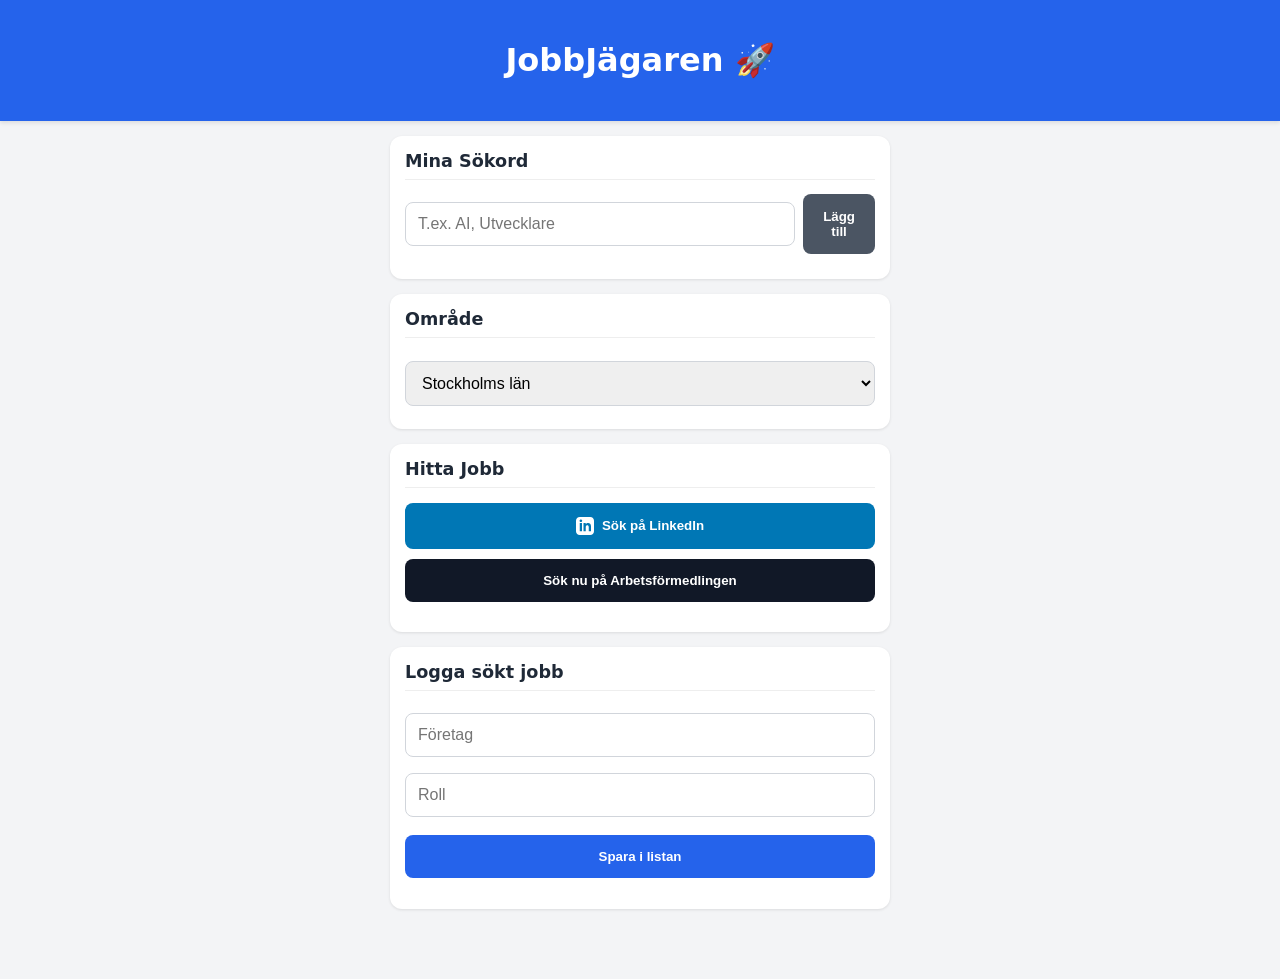
<file: index.html>
<!DOCTYPE html>
<html lang="sv">
<head>
    <meta charset="UTF-8">
    <meta name="viewport" content="width=device-width, initial-scale=1.0, maximum-scale=1.0, user-scalable=no">
    <title>JobbJägaren</title>
    <link rel="stylesheet" href="style.css">
    <link rel="manifest" href="manifest.json">
    <meta name="theme-color" content="#2563eb">
    <link rel="apple-touch-icon" href="https://via.placeholder.com/192/2563eb/ffffff?text=JJ">
</head>
<body>
    <header>
        <h1>JobbJägaren 🚀</h1>
    </header>

    <main id="app">
        <!-- SÖKORD -->
        <section class="card">
            <h2>Mina Sökord</h2>
            <div class="input-group-row">
                <input type="text" id="new-keyword" placeholder="T.ex. AI, Utvecklare">
                <button onclick="addKeyword()" class="small-btn">Lägg till</button>
            </div>
            <div id="keyword-tags" class="tags-container"></div>
        </section>

        <!-- OMRÅDE -->
        <section class="card">
            <h2>Område</h2>
            <select id="location-select" onchange="saveLocation()">
                <option value="Stockholms län">Stockholms län</option>
                <option value="Uppsala län">Uppsala län</option>
                <option value="Västra Götalands län">Västra Götalands län</option>
                <option value="Skåne län">Skåne län</option>
                <option value="Östergötlands län">Östergötlands län</option>
                <option value="Hela Sverige">Hela Sverige</option>
            </select>
        </section>

        <!-- EXTERNA SÖKNINGAR -->
        <section class="card">
            <h2>Hitta Jobb</h2>
            <button onclick="searchLinkedIn()" class="linkedin-button">
                <svg xmlns="http://www.w3.org/2000/svg" width="18" height="18" viewBox="0 0 24 24" fill="white"><path d="M19 0h-14c-2.761 0-5 2.239-5 5v14c0 2.761 2.239 5 5 5h14c2.762 0 5-2.239 5-5v-14c0-2.761-2.238-5-5-5zm-11 19h-3v-11h3v11zm-1.5-12.268c-.966 0-1.75-.79-1.75-1.764s.784-1.764 1.75-1.764 1.75.79 1.75 1.764-.783 1.764-1.75 1.764zm13.5 12.268h-3v-5.604c0-3.368-4-3.113-4 0v5.604h-3v-11h3v1.765c1.396-2.586 7-2.777 7 2.476v6.759z"/></svg>
                Sök på LinkedIn
            </button>
            <button onclick="searchAF()" id="af-btn" class="af-button">Sök nu på Arbetsförmedlingen</button>
            <div id="af-results" class="results-grid"></div>
        </section>

        <!-- LOGG ÖVER SÖKTA JOBB -->
        <section class="card">
            <h2>Logga sökt jobb</h2>
            <input type="text" id="log-company" placeholder="Företag">
            <input type="text" id="log-role" placeholder="Roll">
            <button onclick="addJobLog()" class="save-btn">Spara i listan</button>
            <ul id="job-list" class="log-list"></ul>
        </section>
    </main>

    <script src="app.js"></script>
    <script>
        if ('serviceWorker' in navigator) {
            navigator.serviceWorker.register('sw.js');
        }
    </script>
</body>
</html>
</file>
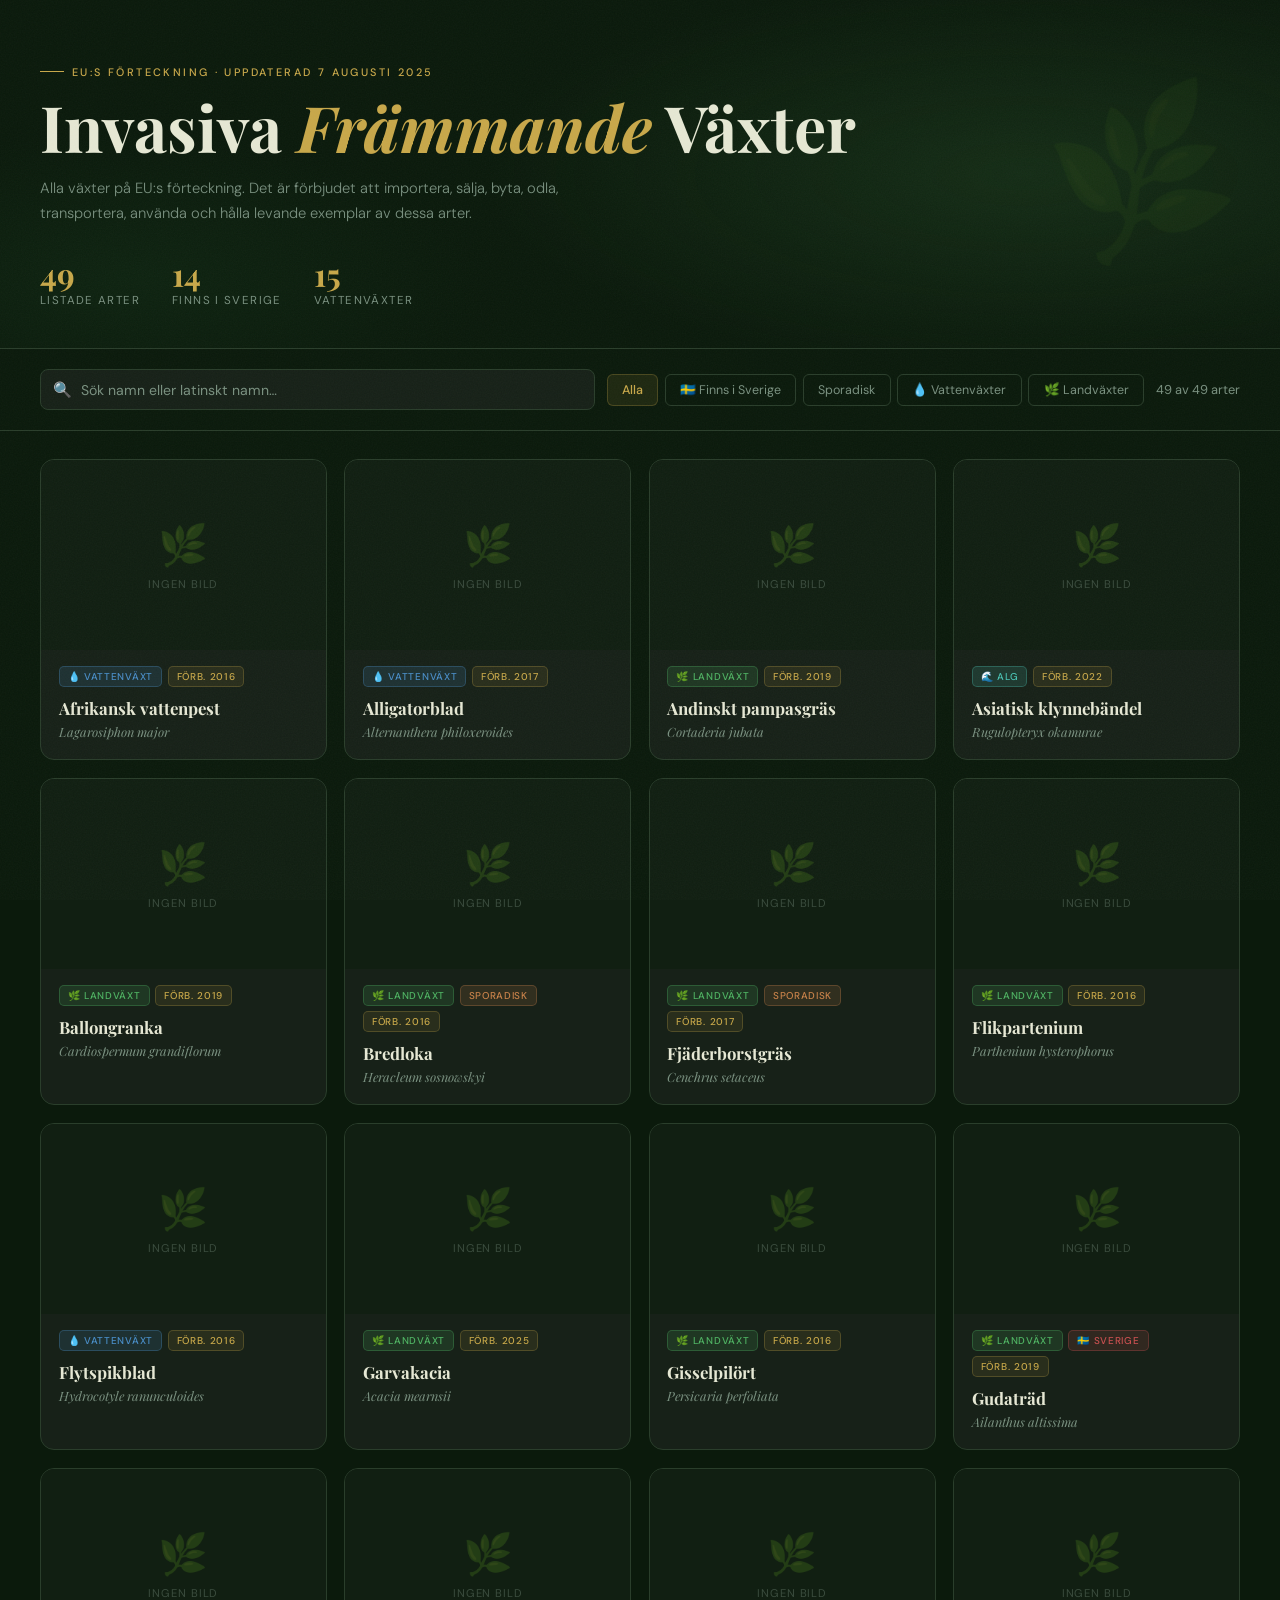
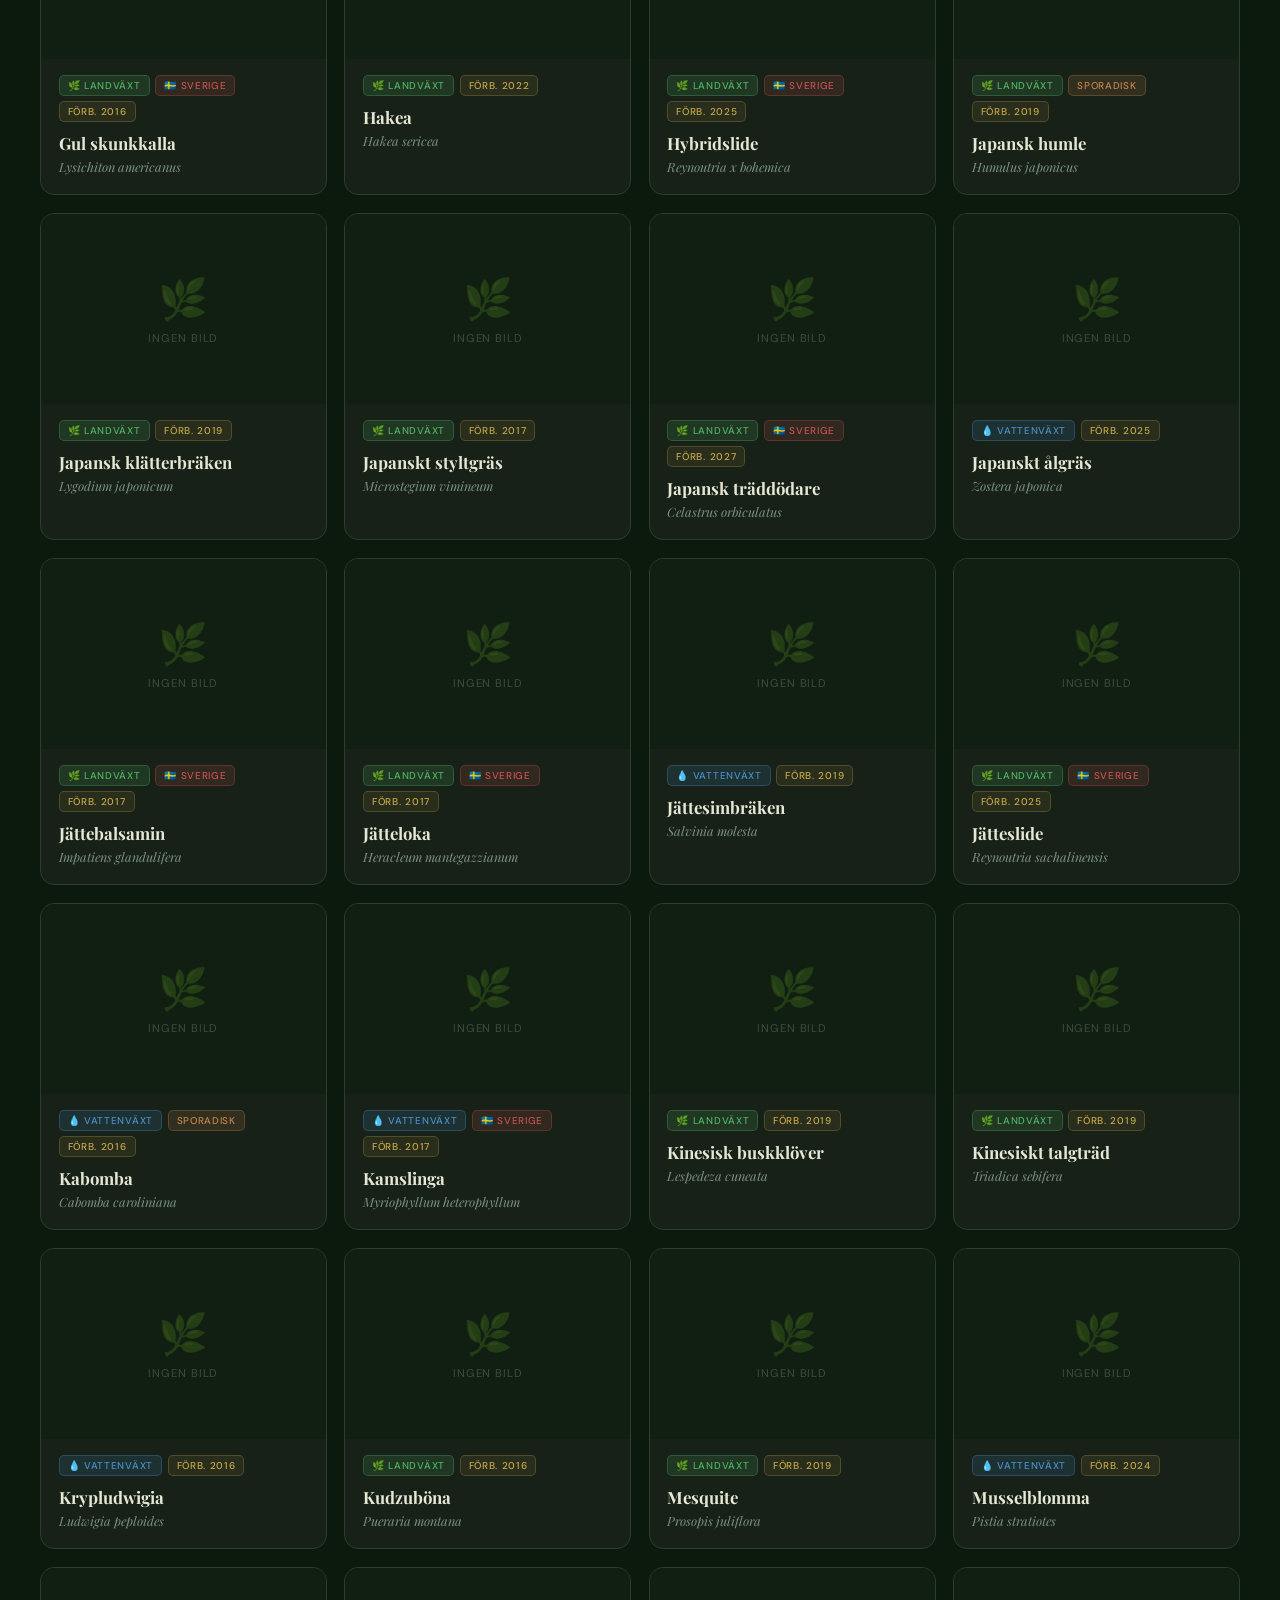
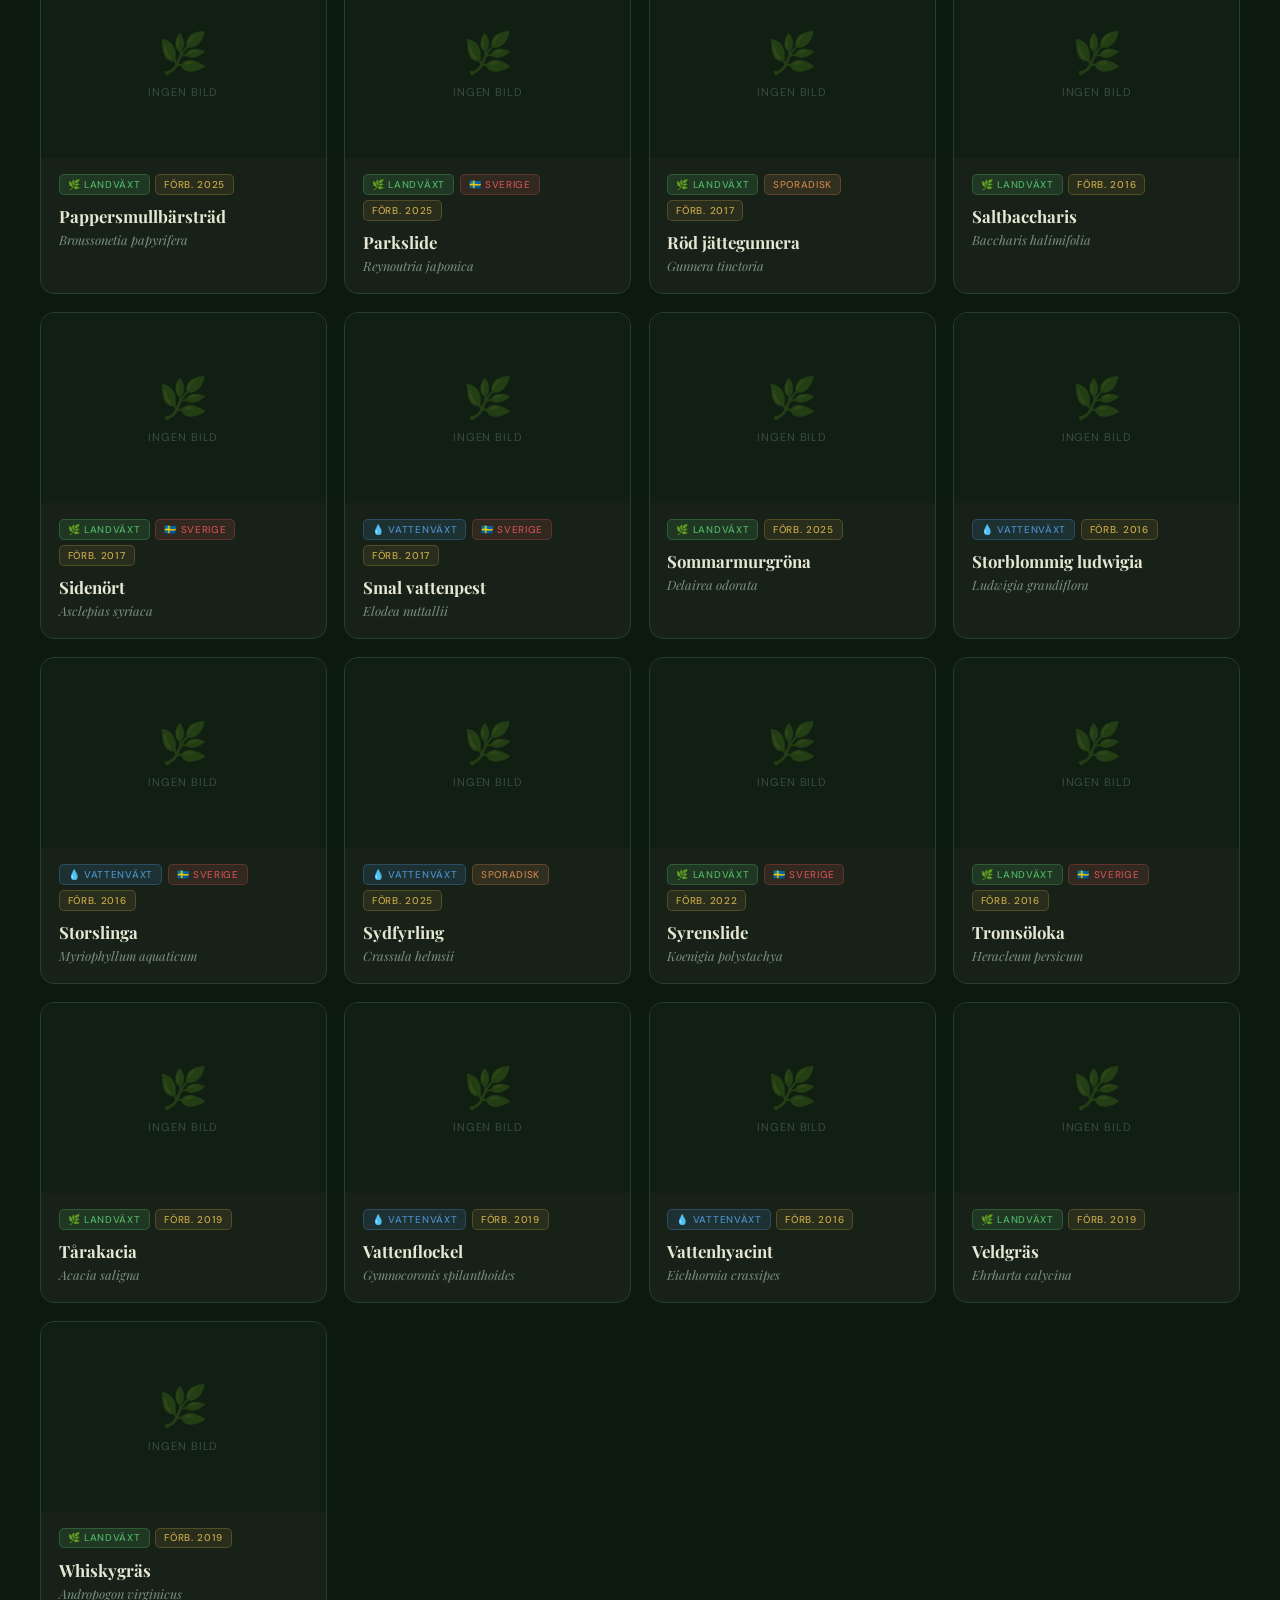
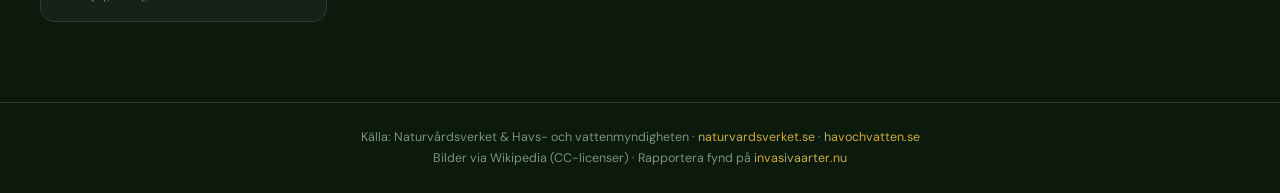
<file: invasiva-vaxter.html>
<!DOCTYPE html>
<html lang="sv">
<head>
  <meta charset="UTF-8">
  <meta name="viewport" content="width=device-width, initial-scale=1.0">
  <title>Invasiva Växter · EU:s Förteckning</title>
  <link rel="preconnect" href="https://fonts.googleapis.com">
  <link href="https://fonts.googleapis.com/css2?family=Playfair+Display:ital,wght@0,500;0,700;1,400&family=DM+Sans:opsz,wght@9..40,300;9..40,400;9..40,500&display=swap" rel="stylesheet">
  <style>
    :root {
      --bg:        #0b1a0c;
      --surface:   #111f12;
      --card:      #172118;
      --border:    #2a3e2b;
      --text:      #e6e8d4;
      --muted:     #7a9180;
      --accent:    #c8a84a;
      --accent-bg: rgba(200,168,74,0.1);
      --accent-bd: rgba(200,168,74,0.25);
      --water:     #4a8ec8;
      --water-bg:  rgba(74,142,200,0.15);
      --water-bd:  rgba(74,142,200,0.3);
      --alg-bg:    rgba(74,195,180,0.15);
      --alg-bd:    rgba(74,195,180,0.3);
      --alg:       #4ac3b4;
      --red:       #c85050;
      --red-bg:    rgba(200,80,80,0.15);
      --red-bd:    rgba(200,80,80,0.3);
      --amber-bg:  rgba(200,130,74,0.15);
      --amber-bd:  rgba(200,130,74,0.3);
      --amber:     #c8824a;
      --green-bg:  rgba(80,180,100,0.15);
      --green-bd:  rgba(80,180,100,0.3);
      --green:     #50b464;
    }

    *, *::before, *::after { margin:0; padding:0; box-sizing:border-box; }

    body {
      background: var(--bg);
      color: var(--text);
      font-family: 'DM Sans', sans-serif;
      min-height: 100vh;
      position: relative;
    }

    /* Grain overlay */
    body::after {
      content: '';
      position: fixed;
      inset: 0;
      background-image: url("data:image/svg+xml,%3Csvg xmlns='http://www.w3.org/2000/svg'%3E%3Cfilter id='n'%3E%3CfeTurbulence type='fractalNoise' baseFrequency='0.75' numOctaves='4' stitchTiles='stitch'/%3E%3C/filter%3E%3Crect width='100%25' height='100%25' filter='url(%23n)' opacity='1'/%3E%3C/svg%3E");
      pointer-events: none;
      opacity: 0.035;
      z-index: 100;
    }

    /* ─── HEADER ────────────────────────────────────────────── */
    header {
      position: relative;
      overflow: hidden;
      padding: 3.5rem 2.5rem 2.5rem;
      border-bottom: 1px solid var(--border);
    }

    header::before {
      content: '';
      position: absolute;
      inset: 0;
      background:
        radial-gradient(ellipse 60% 80% at 80% 50%, rgba(40,80,42,0.35) 0%, transparent 70%),
        radial-gradient(ellipse 40% 60% at 10% 80%, rgba(20,50,25,0.4) 0%, transparent 70%);
      pointer-events: none;
    }

    /* Decorative large leaf silhouette */
    header::after {
      content: '🌿';
      position: absolute;
      right: 3rem;
      top: 50%;
      transform: translateY(-50%) rotate(-15deg);
      font-size: 9rem;
      opacity: 0.07;
      pointer-events: none;
      line-height: 1;
    }

    .header-inner {
      max-width: 1440px;
      margin: 0 auto;
      position: relative;
      z-index: 1;
    }

    .eyebrow {
      display: inline-flex;
      align-items: center;
      gap: 0.5rem;
      font-size: 0.68rem;
      letter-spacing: 0.22em;
      text-transform: uppercase;
      color: var(--accent);
      margin-bottom: 0.9rem;
      font-weight: 500;
    }

    .eyebrow::before {
      content: '';
      display: block;
      width: 24px;
      height: 1px;
      background: var(--accent);
    }

    h1 {
      font-family: 'Playfair Display', serif;
      font-size: clamp(2.2rem, 5vw, 4rem);
      font-weight: 700;
      line-height: 1.05;
      margin-bottom: 1rem;
    }

    h1 .italic { font-style: italic; color: var(--accent); }

    .lead {
      color: var(--muted);
      font-size: 0.92rem;
      font-weight: 300;
      max-width: 560px;
      line-height: 1.7;
    }

    .header-stats {
      display: flex;
      gap: 2rem;
      margin-top: 2rem;
      flex-wrap: wrap;
    }

    .stat {
      display: flex;
      flex-direction: column;
      gap: 0.2rem;
    }

    .stat-val {
      font-family: 'Playfair Display', serif;
      font-size: 2rem;
      font-weight: 700;
      color: var(--accent);
      line-height: 1;
    }

    .stat-lbl {
      font-size: 0.72rem;
      letter-spacing: 0.12em;
      text-transform: uppercase;
      color: var(--muted);
    }

    /* ─── CONTROLS ──────────────────────────────────────────── */
    .controls {
      max-width: 1440px;
      margin: 0 auto;
      padding: 1.25rem 2.5rem;
      display: flex;
      gap: 0.75rem;
      flex-wrap: wrap;
      align-items: center;
      border-bottom: 1px solid var(--border);
    }

    .search-wrap {
      flex: 1;
      min-width: 220px;
      position: relative;
    }

    .search-wrap input {
      width: 100%;
      padding: 0.65rem 1rem 0.65rem 2.5rem;
      background: var(--card);
      border: 1px solid var(--border);
      border-radius: 8px;
      color: var(--text);
      font-family: 'DM Sans', sans-serif;
      font-size: 0.88rem;
      outline: none;
      transition: border-color 0.2s, box-shadow 0.2s;
    }

    .search-wrap input::placeholder { color: var(--muted); }
    .search-wrap input:focus {
      border-color: var(--accent);
      box-shadow: 0 0 0 3px var(--accent-bg);
    }

    .search-icon {
      position: absolute;
      left: 0.8rem;
      top: 50%;
      transform: translateY(-50%);
      color: var(--muted);
      font-size: 0.95rem;
      pointer-events: none;
    }

    .filters {
      display: flex;
      gap: 0.4rem;
      flex-wrap: wrap;
    }

    .fbtn {
      padding: 0.45rem 0.9rem;
      border-radius: 6px;
      border: 1px solid var(--border);
      background: transparent;
      color: var(--muted);
      font-family: 'DM Sans', sans-serif;
      font-size: 0.78rem;
      font-weight: 400;
      cursor: pointer;
      transition: all 0.18s;
      white-space: nowrap;
    }

    .fbtn:hover { color: var(--text); border-color: var(--muted); }
    .fbtn.on {
      background: var(--accent-bg);
      border-color: var(--accent-bd);
      color: var(--accent);
      font-weight: 500;
    }

    .result-count {
      margin-left: auto;
      font-size: 0.8rem;
      color: var(--muted);
      white-space: nowrap;
    }

    /* ─── GRID ──────────────────────────────────────────────── */
    .grid {
      max-width: 1440px;
      margin: 0 auto;
      padding: 1.75rem 2.5rem 5rem;
      display: grid;
      grid-template-columns: repeat(auto-fill, minmax(270px, 1fr));
      gap: 1.1rem;
    }

    /* ─── CARD ──────────────────────────────────────────────── */
    .card {
      background: var(--card);
      border: 1px solid var(--border);
      border-radius: 14px;
      overflow: hidden;
      transition: transform 0.22s ease, box-shadow 0.22s ease, border-color 0.22s ease;
      animation: cardIn 0.35s ease both;
    }

    @keyframes cardIn {
      from { opacity: 0; transform: translateY(12px); }
      to   { opacity: 1; transform: translateY(0); }
    }

    .card:hover {
      transform: translateY(-4px);
      box-shadow: 0 16px 48px rgba(0,0,0,0.5), 0 0 0 1px var(--accent-bd) inset;
      border-color: var(--accent);
    }

    /* image container */
    .img-box {
      width: 100%;
      height: 190px;
      overflow: hidden;
      position: relative;
      background: var(--surface);
    }

    .img-box img {
      width: 100%;
      height: 100%;
      object-fit: cover;
      opacity: 0;
      transition: opacity 0.35s ease, transform 0.4s ease;
      display: block;
    }

    .img-box img.shown { opacity: 1; }
    .card:hover .img-box img { transform: scale(1.06); }

    /* skeleton shimmer */
    .shimmer {
      position: absolute;
      inset: 0;
      background: linear-gradient(90deg,
        transparent 0%,
        rgba(255,255,255,0.04) 45%,
        rgba(255,255,255,0.07) 50%,
        rgba(255,255,255,0.04) 55%,
        transparent 100%);
      background-size: 300% 100%;
      animation: sh 1.6s linear infinite;
    }

    @keyframes sh {
      from { background-position: 200% 0; }
      to   { background-position: -200% 0; }
    }

    .no-img {
      position: absolute;
      inset: 0;
      display: flex;
      flex-direction: column;
      align-items: center;
      justify-content: center;
      gap: 0.4rem;
      color: var(--muted);
    }

    .no-img-icon { font-size: 2.5rem; opacity: 0.25; }
    .no-img-txt { font-size: 0.7rem; letter-spacing: 0.08em; text-transform: uppercase; opacity: 0.4; }

    /* card body */
    .card-body {
      padding: 1rem 1.1rem 1.2rem;
    }

    .badges {
      display: flex;
      gap: 0.35rem;
      flex-wrap: wrap;
      margin-bottom: 0.7rem;
    }

    .badge {
      display: inline-block;
      font-size: 0.62rem;
      font-weight: 500;
      letter-spacing: 0.07em;
      text-transform: uppercase;
      padding: 0.18rem 0.5rem;
      border-radius: 5px;
    }

    .bw { background: var(--water-bg); color: var(--water); border: 1px solid var(--water-bd); }
    .bl { background: var(--green-bg); color: var(--green); border: 1px solid var(--green-bd); }
    .ba { background: var(--alg-bg); color: var(--alg); border: 1px solid var(--alg-bd); }
    .bs-ja  { background: var(--red-bg); color: var(--red); border: 1px solid var(--red-bd); }
    .bs-sp  { background: var(--amber-bg); color: var(--amber); border: 1px solid var(--amber-bd); }
    .by { background: var(--accent-bg); color: var(--accent); border: 1px solid var(--accent-bd); }

    .plant-name {
      font-family: 'Playfair Display', serif;
      font-size: 1.05rem;
      font-weight: 700;
      line-height: 1.25;
      margin-bottom: 0.25rem;
      color: var(--text);
    }

    .sci-name {
      font-family: 'Playfair Display', serif;
      font-style: italic;
      font-size: 0.8rem;
      color: var(--muted);
    }

    /* ─── EMPTY STATE ───────────────────────────────────────── */
    .empty {
      grid-column: 1/-1;
      text-align: center;
      padding: 5rem 2rem;
      color: var(--muted);
    }

    .empty-icon { font-size: 3rem; margin-bottom: 1rem; opacity: 0.3; display: block; }

    /* ─── FOOTER ────────────────────────────────────────────── */
    footer {
      border-top: 1px solid var(--border);
      padding: 1.5rem 2.5rem;
      text-align: center;
      font-size: 0.78rem;
      color: var(--muted);
      line-height: 1.7;
    }

    footer a { color: var(--accent); text-decoration: none; }
    footer a:hover { text-decoration: underline; }

    /* ─── RESPONSIVE ────────────────────────────────────────── */
    @media (max-width: 640px) {
      header { padding: 2rem 1.25rem 1.75rem; }
      header::after { display: none; }
      .controls { padding: 1rem 1.25rem; }
      .grid { padding: 1.25rem 1.25rem 4rem; gap: 0.9rem; }
    }
  </style>
</head>
<body>

<header>
  <div class="header-inner">
    <div class="eyebrow">EU:s förteckning · Uppdaterad 7 augusti 2025</div>
    <h1>Invasiva <span class="italic">Främmande</span> Växter</h1>
    <p class="lead">Alla växter på EU:s förteckning. Det är förbjudet att importera, sälja, byta, odla, transportera, använda och hålla levande exemplar av dessa arter.</p>
    <div class="header-stats">
      <div class="stat"><span class="stat-val" id="stat-total">49</span><span class="stat-lbl">Listade arter</span></div>
      <div class="stat"><span class="stat-val" id="stat-se">—</span><span class="stat-lbl">Finns i Sverige</span></div>
      <div class="stat"><span class="stat-val" id="stat-water">—</span><span class="stat-lbl">Vattenväxter</span></div>
    </div>
  </div>
</header>

<div class="controls">
  <div class="search-wrap">
    <span class="search-icon">🔍</span>
    <input type="text" id="search" placeholder="Sök namn eller latinskt namn…" oninput="render()">
  </div>
  <div class="filters">
    <button class="fbtn on" onclick="setFilter('all',this)">Alla</button>
    <button class="fbtn" onclick="setFilter('sweden-ja',this)">🇸🇪 Finns i Sverige</button>
    <button class="fbtn" onclick="setFilter('sweden-sp',this)">Sporadisk</button>
    <button class="fbtn" onclick="setFilter('vatten',this)">💧 Vattenväxter</button>
    <button class="fbtn" onclick="setFilter('land',this)">🌿 Landväxter</button>
  </div>
  <span class="result-count" id="cnt"></span>
</div>

<div class="grid" id="grid"></div>

<footer>
  Källa: Naturvårdsverket &amp; Havs- och vattenmyndigheten ·
  <a href="https://www.naturvardsverket.se" target="_blank">naturvardsverket.se</a> ·
  <a href="https://www.havochvatten.se" target="_blank">havochvatten.se</a>
  <br>Bilder via Wikipedia (CC-licenser) · Rapportera fynd på
  <a href="https://www.invasivaarter.nu" target="_blank">invasivaarter.nu</a>
</footer>

<script>
const plants = [
  { sv:"Afrikansk vattenpest",      sci:"Lagarosiphon major",             type:"vatten", se:"nej",       year:"2016" },
  { sv:"Alligatorblad",             sci:"Alternanthera philoxeroides",    type:"vatten", se:"nej",       year:"2017" },
  { sv:"Andinskt pampasgräs",       sci:"Cortaderia jubata",              type:"land",   se:"nej",       year:"2019" },
  { sv:"Asiatisk klynnebändel",     sci:"Rugulopteryx okamurae",          type:"alg",    se:"nej",       year:"2022" },
  { sv:"Ballongranka",              sci:"Cardiospermum grandiflorum",     type:"land",   se:"nej",       year:"2019" },
  { sv:"Bredloka",                  sci:"Heracleum sosnowskyi",           type:"land",   se:"sporadiskt",year:"2016" },
  { sv:"Fjäderborstgräs",           sci:"Cenchrus setaceus",              type:"land",   se:"sporadiskt",year:"2017" },
  { sv:"Flikpartenium",             sci:"Parthenium hysterophorus",       type:"land",   se:"nej",       year:"2016" },
  { sv:"Flytspikblad",              sci:"Hydrocotyle ranunculoides",      type:"vatten", se:"nej",       year:"2016" },
  { sv:"Garvakacia",                sci:"Acacia mearnsii",                type:"land",   se:"nej",       year:"2025" },
  { sv:"Gisselpilört",              sci:"Persicaria perfoliata",          type:"land",   se:"nej",       year:"2016" },
  { sv:"Gudaträd",                  sci:"Ailanthus altissima",            type:"land",   se:"ja",        year:"2019" },
  { sv:"Gul skunkkalla",            sci:"Lysichiton americanus",          type:"land",   se:"ja",        year:"2016" },
  { sv:"Hakea",                     sci:"Hakea sericea",                  type:"land",   se:"nej",       year:"2022" },
  { sv:"Hybridslide",               sci:"Reynoutria x bohemica",          type:"land",   se:"ja",        year:"2025" },
  { sv:"Japansk humle",             sci:"Humulus japonicus",              type:"land",   se:"sporadiskt",year:"2019" },
  { sv:"Japansk klätterbräken",     sci:"Lygodium japonicum",             type:"land",   se:"nej",       year:"2019" },
  { sv:"Japanskt styltgräs",        sci:"Microstegium vimineum",          type:"land",   se:"nej",       year:"2017" },
  { sv:"Japansk träddödare",        sci:"Celastrus orbiculatus",          type:"land",   se:"ja",        year:"2027" },
  { sv:"Japanskt ålgräs",           sci:"Zostera japonica",               type:"vatten", se:"nej",       year:"2025" },
  { sv:"Jättebalsamin",             sci:"Impatiens glandulifera",         type:"land",   se:"ja",        year:"2017" },
  { sv:"Jätteloka",                 sci:"Heracleum mantegazzianum",       type:"land",   se:"ja",        year:"2017" },
  { sv:"Jättesimbräken",            sci:"Salvinia molesta",               type:"vatten", se:"nej",       year:"2019" },
  { sv:"Jätteslide",                sci:"Reynoutria sachalinensis",        type:"land",   se:"ja",        year:"2025" },
  { sv:"Kabomba",                   sci:"Cabomba caroliniana",            type:"vatten", se:"sporadiskt",year:"2016" },
  { sv:"Kamslinga",                 sci:"Myriophyllum heterophyllum",     type:"vatten", se:"ja",        year:"2017" },
  { sv:"Kinesisk buskklöver",       sci:"Lespedeza cuneata",              type:"land",   se:"nej",       year:"2019" },
  { sv:"Kinesiskt talgträd",        sci:"Triadica sebifera",              type:"land",   se:"nej",       year:"2019" },
  { sv:"Krypludwigia",              sci:"Ludwigia peploides",             type:"vatten", se:"nej",       year:"2016" },
  { sv:"Kudzuböna",                 sci:"Pueraria montana",               type:"land",   se:"nej",       year:"2016" },
  { sv:"Mesquite",                  sci:"Prosopis juliflora",             type:"land",   se:"nej",       year:"2019" },
  { sv:"Musselblomma",              sci:"Pistia stratiotes",              type:"vatten", se:"nej",       year:"2024" },
  { sv:"Pappersmullbärsträd",       sci:"Broussonetia papyrifera",        type:"land",   se:"nej",       year:"2025" },
  { sv:"Parkslide",                 sci:"Reynoutria japonica",            type:"land",   se:"ja",        year:"2025" },
  { sv:"Röd jättegunnera",          sci:"Gunnera tinctoria",              type:"land",   se:"sporadiskt",year:"2017" },
  { sv:"Saltbaccharis",             sci:"Baccharis halimifolia",          type:"land",   se:"nej",       year:"2016" },
  { sv:"Sidenört",                  sci:"Asclepias syriaca",              type:"land",   se:"ja",        year:"2017" },
  { sv:"Smal vattenpest",           sci:"Elodea nuttallii",               type:"vatten", se:"ja",        year:"2017" },
  { sv:"Sommarmurgröna",            sci:"Delairea odorata",               type:"land",   se:"nej",       year:"2025" },
  { sv:"Storblommig ludwigia",      sci:"Ludwigia grandiflora",           type:"vatten", se:"nej",       year:"2016" },
  { sv:"Storslinga",                sci:"Myriophyllum aquaticum",         type:"vatten", se:"ja",        year:"2016" },
  { sv:"Sydfyrling",                sci:"Crassula helmsii",               type:"vatten", se:"sporadiskt",year:"2025" },
  { sv:"Syrenslide",                sci:"Koenigia polystachya",           type:"land",   se:"ja",        year:"2022" },
  { sv:"Tromsöloka",                sci:"Heracleum persicum",             type:"land",   se:"ja",        year:"2016" },
  { sv:"Tårakacia",                 sci:"Acacia saligna",                 type:"land",   se:"nej",       year:"2019" },
  { sv:"Vattenflockel",             sci:"Gymnocoronis spilanthoides",     type:"vatten", se:"nej",       year:"2019" },
  { sv:"Vattenhyacint",             sci:"Eichhornia crassipes",           type:"vatten", se:"nej",       year:"2016" },
  { sv:"Veldgräs",                  sci:"Ehrharta calycina",              type:"land",   se:"nej",       year:"2019" },
  { sv:"Whiskygräs",                sci:"Andropogon virginicus",          type:"land",   se:"nej",       year:"2019" },
];

// Pre-populate stats
const seCount = plants.filter(p => p.se === 'ja').length;
const waterCount = plants.filter(p => p.type === 'vatten').length;
document.getElementById('stat-se').textContent = seCount;
document.getElementById('stat-water').textContent = waterCount;

const imageCache = {};
let activeFilter = 'all';

async function getWikiImage(sci) {
  if (sci in imageCache) return imageCache[sci];
  imageCache[sci] = null;
  const slug = sci
    .replace(/×/g, 'x')
    .replace(/ x /g, '_x_')
    .replace(/ /g, '_');
  try {
    const res = await fetch(
      `https://en.wikipedia.org/api/rest_v1/page/summary/${encodeURIComponent(slug)}`,
      { headers: { Accept: 'application/json' } }
    );
    if (res.ok) {
      const d = await res.json();
      imageCache[sci] = d.thumbnail?.source ?? null;
    }
  } catch {}
  return imageCache[sci];
}

function typeBadge(t) {
  if (t === 'vatten') return `<span class="badge bw">💧 Vattenväxt</span>`;
  if (t === 'alg')    return `<span class="badge ba">🌊 Alg</span>`;
  return `<span class="badge bl">🌿 Landväxt</span>`;
}

function seBadge(s) {
  if (s === 'ja')        return `<span class="badge bs-ja">🇸🇪 Sverige</span>`;
  if (s === 'sporadiskt') return `<span class="badge bs-sp">Sporadisk</span>`;
  return '';
}

function filtered() {
  const q = document.getElementById('search').value.trim().toLowerCase();
  return plants.filter(p => {
    const matchQ = !q || p.sv.toLowerCase().includes(q) || p.sci.toLowerCase().includes(q);
    let matchF = true;
    if (activeFilter === 'sweden-ja') matchF = p.se === 'ja';
    if (activeFilter === 'sweden-sp') matchF = p.se === 'sporadiskt';
    if (activeFilter === 'vatten')    matchF = p.type === 'vatten';
    if (activeFilter === 'land')      matchF = p.type === 'land';
    return matchQ && matchF;
  });
}

function setFilter(f, btn) {
  activeFilter = f;
  document.querySelectorAll('.fbtn').forEach(b => b.classList.remove('on'));
  btn.classList.add('on');
  render();
}

function render() {
  const list = filtered();
  const grid = document.getElementById('grid');
  document.getElementById('cnt').textContent = `${list.length} av ${plants.length} arter`;

  grid.innerHTML = '';

  if (!list.length) {
    grid.innerHTML = `<div class="empty">
      <span class="empty-icon">🔍</span>
      Inga arter matchar sökningen.
    </div>`;
    return;
  }

  list.forEach((p, i) => {
    const card = document.createElement('div');
    card.className = 'card';
    card.style.animationDelay = `${Math.min(i * 0.025, 0.5)}s`;

    card.innerHTML = `
      <div class="img-box" id="ib-${i}">
        <div class="shimmer"></div>
        <div class="no-img">
          <span class="no-img-icon">🌿</span>
          <span class="no-img-txt">Laddar…</span>
        </div>
      </div>
      <div class="card-body">
        <div class="badges">
          ${typeBadge(p.type)}
          ${seBadge(p.se)}
          <span class="badge by">Förb. ${p.year}</span>
        </div>
        <div class="plant-name">${p.sv}</div>
        <div class="sci-name">${p.sci}</div>
      </div>
    `;

    grid.appendChild(card);

    // Async image loading
    (async () => {
      const box = card.querySelector('.img-box');
      const url = await getWikiImage(p.sci);
      const shimmer = box.querySelector('.shimmer');
      const noImg = box.querySelector('.no-img');

      if (url) {
        if (shimmer) shimmer.remove();
        const img = document.createElement('img');
        img.src = url;
        img.alt = p.sv;
        img.onload = () => {
          img.classList.add('shown');
          if (noImg) noImg.remove();
        };
        img.onerror = () => {
          if (noImg) noImg.querySelector('.no-img-txt').textContent = 'Ingen bild';
        };
        box.appendChild(img);
      } else {
        if (shimmer) shimmer.remove();
        if (noImg) noImg.querySelector('.no-img-txt').textContent = 'Ingen bild';
      }
    })();
  });
}

render();
</script>
</body>
</html>
</file>
<file: style.css>
:root {
    --primary: #2563eb;
    --bg: #f3f4f6;
    --card-bg: #ffffff;
    --text: #1f2937;
}

body {
    font-family: -apple-system, system-ui, sans-serif;
    background: var(--bg);
    color: var(--text);
    margin: 0;
    padding-bottom: 40px;
    -webkit-tap-highlight-color: transparent;
}

header {
    background: var(--primary);
    color: white;
    padding: 20px;
    text-align: center;
    box-shadow: 0 2px 4px rgba(0,0,0,0.1);
}

main {
    max-width: 500px;
    margin: 0 auto;
    padding: 15px;
}

.card {
    background: var(--card-bg);
    padding: 15px;
    border-radius: 12px;
    margin-bottom: 15px;
    box-shadow: 0 1px 3px rgba(0,0,0,0.1);
}

h2 { font-size: 1.1rem; margin-top: 0; border-bottom: 1px solid #eee; padding-bottom: 8px; }

input, select {
    width: 100%;
    padding: 12px;
    margin: 8px 0;
    border: 1px solid #d1d5db;
    border-radius: 8px;
    box-sizing: border-box;
    font-size: 1rem;
}

.input-group-row { display: flex; gap: 8px; }

button {
    width: 100%;
    padding: 14px;
    border-radius: 8px;
    border: none;
    font-weight: bold;
    cursor: pointer;
}

.small-btn { width: auto; padding: 0 15px; background: #4b5563; color: white; }

.linkedin-button { background: #0077b5; color: white; display: flex; align-items: center; justify-content: center; gap: 8px; margin-bottom: 10px; }

.af-button { background: #111827; color: white; }

.save-btn { background: var(--primary); color: white; margin-top: 10px; }

/* Grid System for Results */
.results-grid {
    display: grid;
    grid-template-columns: repeat(auto-fill, minmax(140px, 1fr));
    gap: 12px;
    margin-top: 15px;
}

.job-card {
    background: #ffffff;
    border: 1px solid #e5e7eb;
    padding: 12px;
    border-radius: 12px;
    display: flex;
    flex-direction: column;
    justify-content: space-between;
    cursor: pointer;
    transition: all 0.2s ease;
    box-shadow: 0 2px 4px rgba(0,0,0,0.05);
    text-decoration: none;
    color: inherit;
}

.job-card:active {
    transform: scale(0.96);
    background-color: #f9fafb;
    border-color: #2563eb;
}

.job-card strong {
    font-size: 0.9rem;
    color: #111827;
    margin-bottom: 6px;
    display: -webkit-box;
    -webkit-line-clamp: 3;
    -webkit-box-orient: vertical;
    overflow: hidden;
    line-height: 1.3;
}

.job-card .employer {
    font-size: 0.75rem;
    color: #6b7280;
    margin-top: auto;
    padding-top: 8px;
    border-top: 1px solid #f3f4f6;
}

.tags-container { display: flex; flex-wrap: wrap; gap: 8px; margin-top: 10px; }

.tag {
    background: #f3f4f6;
    padding: 6px 12px;
    border-radius: 20px;
    border: 1px solid #d1d5db;
    font-size: 0.9rem;
    display: flex;
    align-items: center;
    gap: 6px;
}

.tag.starred { background: #fef3c7; border-color: #f59e0b; font-weight: bold; }

.log-list { list-style: none; padding: 0; margin-top: 15px; }

.log-list li { padding: 10px; border-bottom: 1px solid #eee; font-size: 0.9rem; }
</file>
